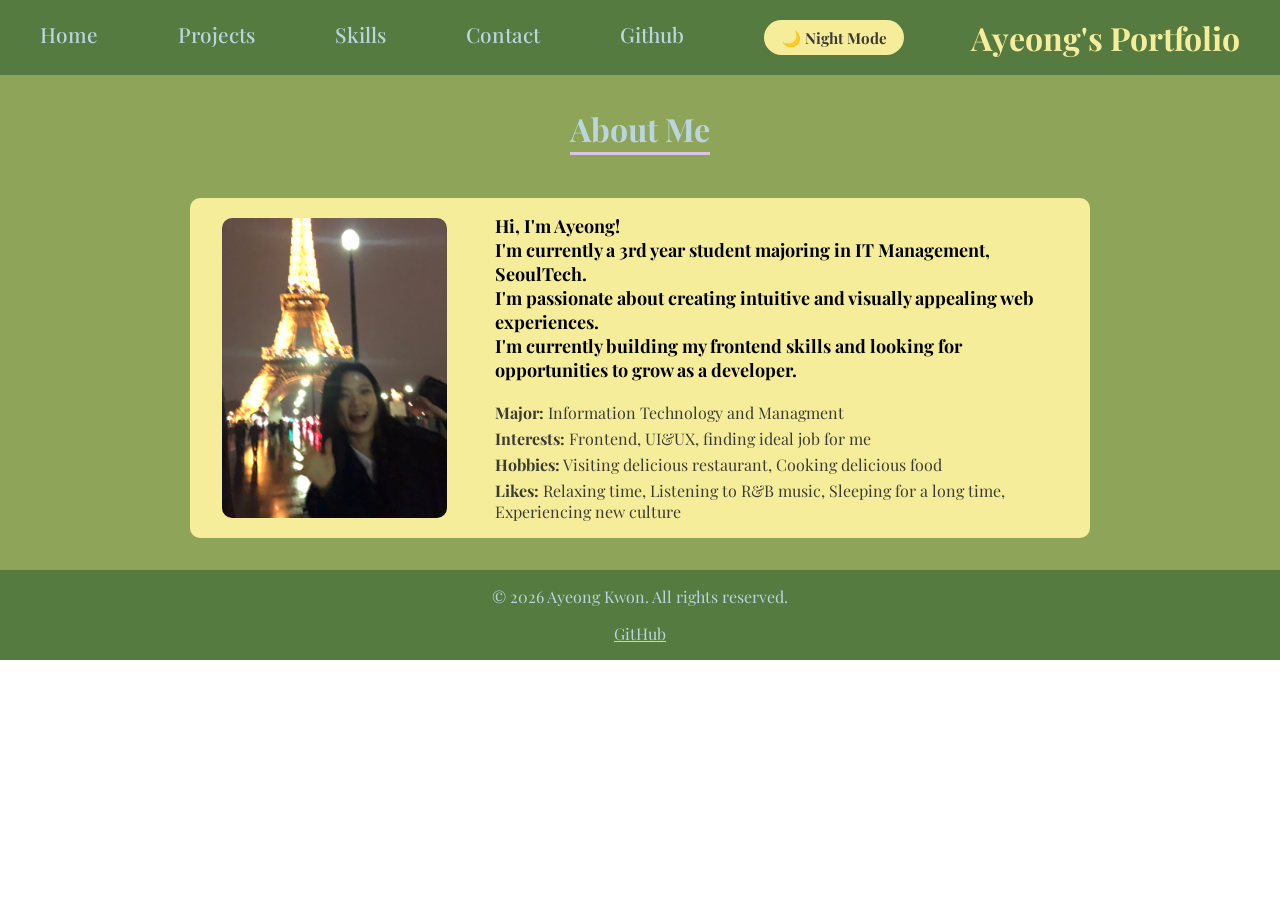
<file: index.html>
<!DOCTYPE html>
<html lang="en">

<head>
    <meta charset="UTF-8">
    <meta name="viewport" content="width=device-width, initial-scale=1.0">
    <title>Portfolio</title>
    <link rel="stylesheet" href="css/style.css">
    <script src="js/theme.js"></script>
</head>

<body>
    <header>
        <nav>
            <ul id="nav">
                <li><a href="index.html">Home</a></li>
                <li><a href="projects.html">Projects</a></li>
                <li><a href="skills.html">Skills</a></li>
                <li><a href="contact.html">Contact</a></li>
                <li><a href="github.html">Github</a></li>
                <li>
                    <button id="theme-toggle">🌙 Night Mode</button>
                </li>
            </ul>
            <div class="nav-logo">Ayeong's Portfolio</div>
        </nav>
    </header>
    <main>
        <section id="about">
            <h2>About Me</h2>

            <div class="about-content">
                <img src="images/profile.jpg" alt="Profile photo of Ayeong">
                <div class="about-text">
                    <p>Hi, I'm Ayeong!</p>
                    <p>I'm currently a 3rd year student majoring in IT Management, SeoulTech.</p>
                    <p>I'm passionate about creating intuitive and visually appealing web experiences.</p>
                    <p>I'm currently building my frontend skills and looking for opportunities to grow as a developer.
                    </p>

                    <ul class="about-list">
                        <li><span class="label">Major:</span> Information Technology and Managment</li>
                        <li><span class="label">Interests:</span> Frontend, UI&UX, finding ideal job for me</li>
                        <li><span class="label">Hobbies:</span> Visiting delicious restaurant, Cooking delicious food
                        </li>
                        <li><span class="label">Likes:</span> Relaxing time, Listening to R&B music, Sleeping for a long
                            time, Experiencing new culture
                        </li>
                    </ul>
                </div>
        </section>

    </main>
    <footer>
        <div class="footer-content">
            <p>&copy; 2026 Ayeong Kwon. All rights reserved.</p>
            <ul class="social-links">
                <li><a href="https://github.com/AyeongKwon" target="_blank">GitHub</a></li>
            </ul>
        </div>
    </footer>
</body>

</html>
</file>
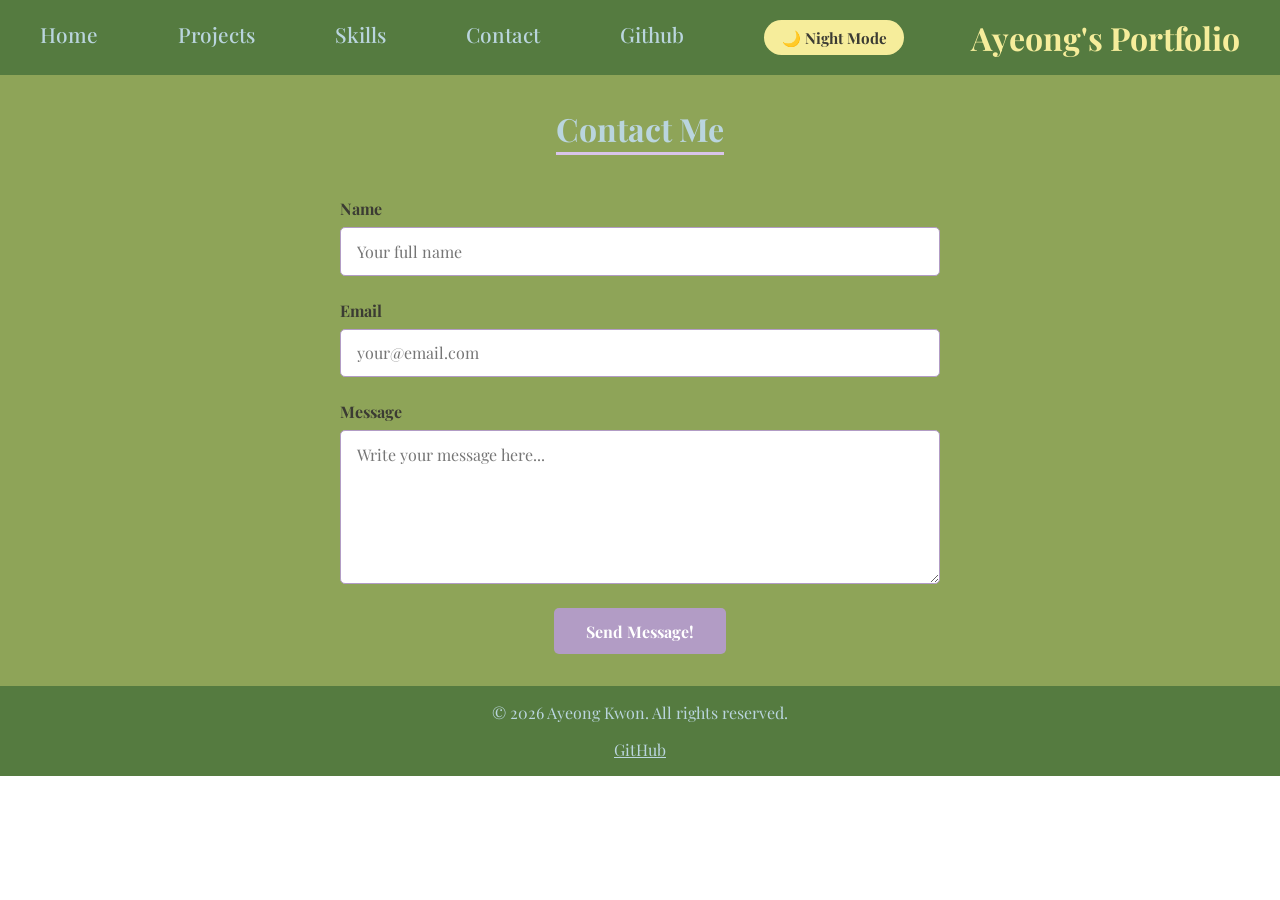
<file: contact.html>
<!DOCTYPE html>
<html lang="en">

<head>
    <meta charset="UTF-8">
    <meta name="viewport" content="width=device-width, initial-scale=1.0">
    <title>Contact | Portfolio</title>
    <link rel="stylesheet" href="css/style.css">
    <script src="js/theme.js"></script>
</head>

<body>

    <header>
        <nav>
            <ul id="nav">
                <li><a href="index.html">Home</a></li>
                <li><a href="projects.html">Projects</a></li>
                <li><a href="skills.html">Skills</a></li>
                <li><a href="contact.html">Contact</a></li>
                <li><a href="github.html">Github</a></li>
                <li>
                    <button id="theme-toggle">🌙 Night Mode</button>
                </li>
            </ul>
            <div class="nav-logo">Ayeong's Portfolio</div>
        </nav>
    </header>

    <main>
        <section id="contact">
            <h2>Contact Me</h2>

            <form class="contact-form">

                <div class="form-group">
                    <label for="name">Name</label>
                    <input type="text" id="name" name="name" placeholder="Your full name">
                </div>

                <div class="form-group">
                    <label for="email">Email</label>
                    <input type="email" id="email" name="email" placeholder="your@email.com">
                </div>

                <div class="form-group">
                    <label for="message">Message</label>
                    <textarea id="message" name="message" rows="6" placeholder="Write your message here..."></textarea>
                </div>

                <button type="submit" class="btn">Send Message!</button>

            </form>
        </section>
    </main>

    <footer>
        <div class="footer-content">
            <p>&copy; 2026 Ayeong Kwon. All rights reserved.</p>
            <ul class="social-links">
                <li><a href="https://github.com/AyeongKwon" target="_blank">GitHub</a></li>
            </ul>
        </div>
    </footer>

</body>

</html>
</file>
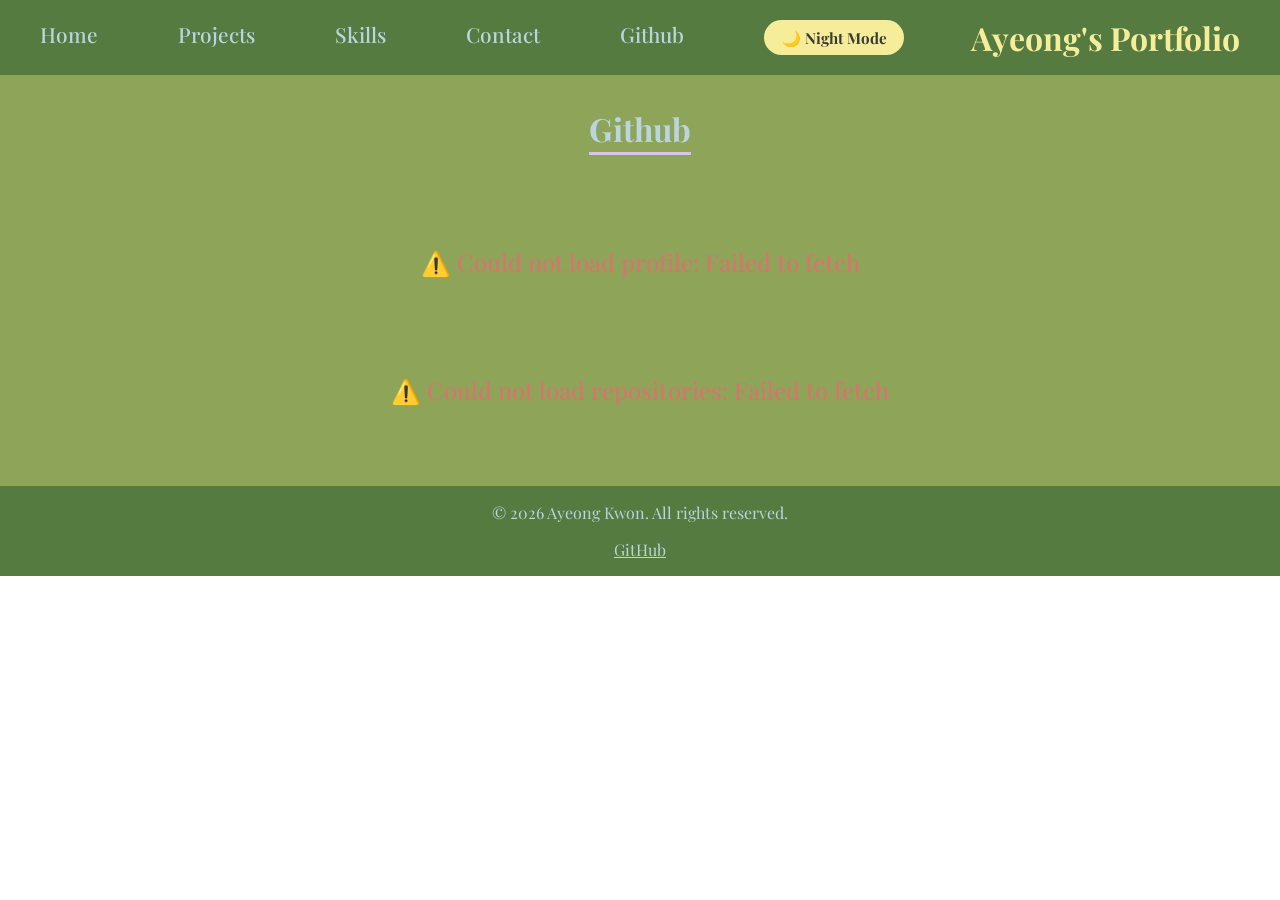
<file: github.html>
<!DOCTYPE html>
<html lang="en">

<head>
    <meta charset="UTF-8">
    <meta name="viewport" content="width=device-width, initial-scale=1.0">
    <title>Github | Portfolio</title>
    <link rel="stylesheet" href="css/style.css">
    <script src="js/github.js"></script>
    <script src="js/theme.js"></script>
</head>

<body>
    <header>
        <nav>
            <ul id="nav">
                <li><a href="index.html">Home</a></li>
                <li><a href="projects.html">Projects</a></li>
                <li><a href="skills.html">Skills</a></li>
                <li><a href="contact.html">Contact</a></li>
                <li><a href="github.html">Github</a></li>
                <li>
                    <button id="theme-toggle">🌙 Night Mode</button>
                </li>
            </ul>
            <div class="nav-logo">Ayeong's Portfolio</div>
        </nav>
    </header>

    <main>
        <section id="github">
            <h2>Github</h2>

            <div id="github-profile-container">
                <p class="github-loading">Loading Profile...</p>
            </div>

            <div id="github-repos-container">
                <p class="github-loading">Loading repositories...</p>
            </div>

        </section>
    </main>

    <footer>
        <div class="footer-content">
            <p>&copy; 2026 Ayeong Kwon. All rights reserved.</p>
            <ul class="social-links">
                <li><a href="https://github.com/AyeongKwon" target="_blank">GitHub</a></li>
            </ul>
        </div>
    </footer>

</body>

</html>
</file>
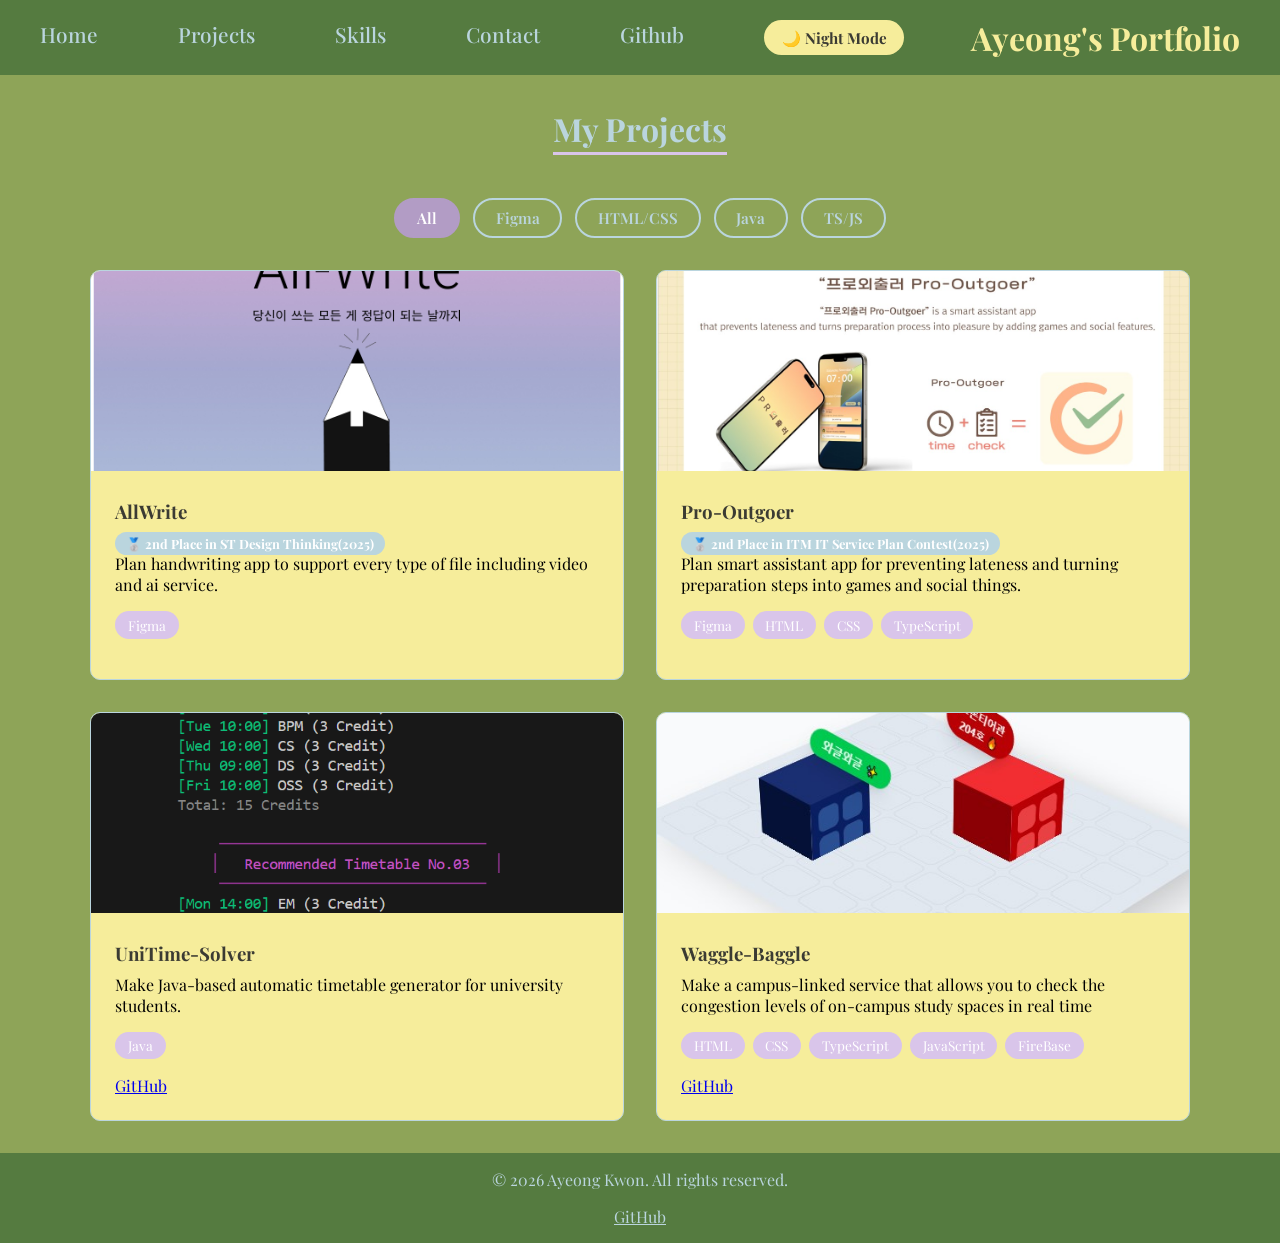
<file: projects.html>
<!DOCTYPE html>
<html lang="en">

<head>
    <meta charset="UTF-8">
    <meta name="viewport" content="width=device-width, initial-scale=1.0">
    <title>Projects | Portfolio</title>
    <link rel="stylesheet" href="css/style.css">
    <script src="js/theme.js"></script>
    <script src="js/filter.js"></script>
</head>

<body>
    <header>
        <nav>
            <ul id="nav">
                <li><a href="index.html">Home</a></li>
                <li><a href="projects.html">Projects</a></li>
                <li><a href="skills.html">Skills</a></li>
                <li><a href="contact.html">Contact</a></li>
                <li><a href="github.html">Github</a></li>
                <li>
                    <button id="theme-toggle">🌙 Night Mode</button>
                </li>
            </ul>
            <div class="nav-logo">Ayeong's Portfolio</div>
        </nav>
    </header>
    <main>
        <section id="projects">
            <h2>My Projects</h2>

            <div class="filter-bar">
                <button class="filter-btn active" data-filter="all">All</button>
                <button class="filter-btn" data-filter="figma">Figma</button>
                <button class="filter-btn" data-filter="html-css">HTML/CSS</button>
                <button class="filter-btn" data-filter="java">Java</button>
                <button class="filter-btn" data-filter="ts-js">TS/JS</button>
            </div>

            <div class="project-grid">
                <article class="project-card" data-category="figma">
                    <img src="images/project1.jpg" alt="Screenshot of Project 1">
                    <div class="card-content">
                        <h3>AllWrite</h3>
                        <span class="badge">🥈 2nd Place in ST Design Thinking(2025)</span>
                        <p>Plan handwriting app to support every type of file including video and ai service.</p>
                        <ul class="tech">
                            <li>Figma</li>
                        </ul>
                    </div>
                </article>
                <article class="project-card" data-category="figma html-css ts-js">
                    <img src="images/project2.jpg" alt="Screenshot of Project 2">
                    <div class="card-content">
                        <h3>Pro-Outgoer</h3>
                        <span class="badge">🥈 2nd Place in ITM IT Service Plan Contest(2025)</span>
                        <p>Plan smart assistant app for preventing lateness and turning preparation steps into games and
                            social things.</p>
                        <ul class="tech">
                            <li>Figma</li>
                            <li>HTML</li>
                            <li>CSS</li>
                            <li>TypeScript</li>
                        </ul>
                    </div>
                </article>
                <article class="project-card" data-category="java">
                    <img src="images/project3.png" alt="Screenshot of Project 3">
                    <div class="card-content">
                        <h3>UniTime-Solver</h3>
                        <p>Make Java-based automatic timetable generator for university students.</p>
                        <ul class="tech">
                            <li>Java</li>
                        </ul>
                        <a href="https://github.com/Kimhyewon0621/UniTime-Solver.git" target="_blank"
                            class="btn">GitHub</a>
                    </div>
                </article>
                <article class="project-card" data-category="html-css ts-js">
                    <img src="images/project4.jpg" alt="Screenshot of Project 4">
                    <div class="card-content">
                        <h3>Waggle-Baggle</h3>
                        <p>Make a campus-linked service that allows you to check the congestion levels of on-campus
                            study spaces in real time</p>
                        <ul class="tech">
                            <li>HTML</li>
                            <li>CSS</li>
                            <li>TypeScript</li>
                            <li>JavaScript</li>
                            <li>FireBase</li>
                        </ul>
                        <a href="https://github.com/ljseop1030/waggle-baggle.git" target="_blank" class="btn">GitHub</a>
                    </div>
                </article>

            </div>
        </section>
    </main>

    <footer>
        <div class="footer-content">
            <p>&copy; 2026 Ayeong Kwon. All rights reserved.</p>
            <ul class="social-links">
                <li><a href="https://github.com/AyeongKwon" target="_blank">GitHub</a></li>
            </ul>
        </div>
    </footer>

</body>
</file>
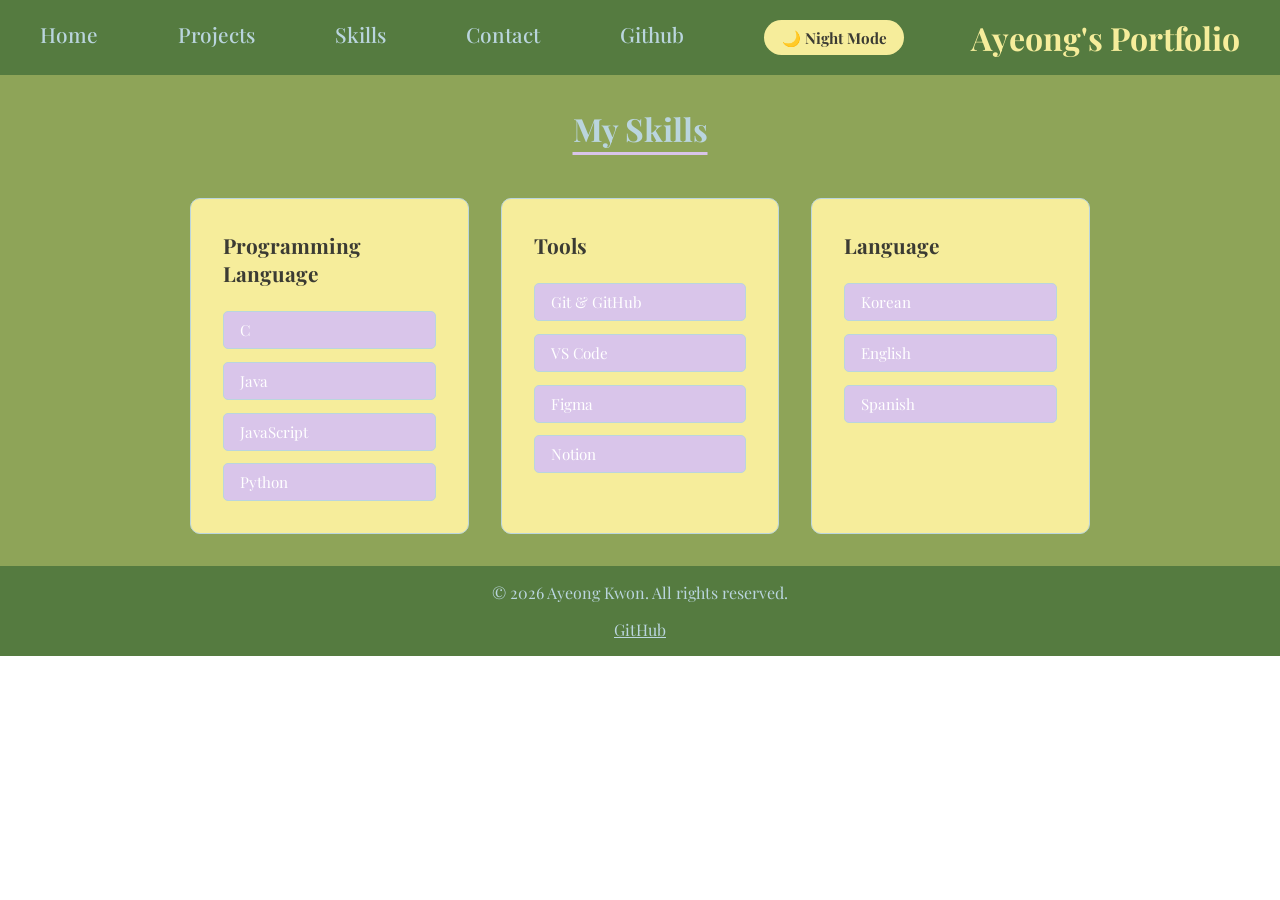
<file: skills.html>
<!DOCTYPE html>
<html lang="en">

<head>
    <meta charset="UTF-8">
    <meta name="viewport" content="width=device-width, initial-scale=1.0">
    <title>Skills | Portfolio</title>
    <link rel="stylesheet" href="css/style.css">
    <script src="js/theme.js"></script>
</head>

<body>

    <header>
        <nav>
            <ul id="nav">
                <li><a href="index.html">Home</a></li>
                <li><a href="projects.html">Projects</a></li>
                <li><a href="skills.html">Skills</a></li>
                <li><a href="contact.html">Contact</a></li>
                <li><a href="github.html">Github</a></li>
                <li>
                    <button id="theme-toggle">🌙 Night Mode</button>
                </li>
            </ul>
            <div class="nav-logo">Ayeong's Portfolio</div>
        </nav>
    </header>

    <main>
        <section id="skills">
            <h2>My Skills</h2>

            <div class="skills-grid">

                <article class="skill-category">
                    <h3>Programming Language</h3>
                    <ul class="skill-list">
                        <li>C</li>
                        <li>Java</li>
                        <li>JavaScript</li>
                        <li>Python</li>
                    </ul>
                </article>

                <article class="skill-category">
                    <h3>Tools</h3>
                    <ul class="skill-list">
                        <li>Git & GitHub</li>
                        <li>VS Code</li>
                        <li>Figma</li>
                        <li>Notion</li>
                    </ul>
                </article>

                <article class="skill-category">
                    <h3>Language</h3>
                    <ul class="skill-list">
                        <li>Korean</li>
                        <li>English</li>
                        <li>Spanish</li>
                    </ul>
                </article>

            </div>
        </section>
    </main>

    <footer>
        <div class="footer-content">
            <p>&copy; 2026 Ayeong Kwon. All rights reserved.</p>
            <ul class="social-links">
                <li><a href="https://github.com/AyeongKwon" target="_blank">GitHub</a></li>
            </ul>
        </div>
    </footer>

</body>

</html>
</file>
<file: css/style.css>
@import url('https://fonts.googleapis.com/css2?family=Playfair+Display:ital,wght@0,400..900;1,400..900&display=swap');

:root {
    --bg-nav: #557B40;
    --bg-main: #8ea458;
    --bg-card: #f6ed9b;
    --bg-tech: #D9C5EA;
    --bg-btn: #b29cc5;
    --bg-btn-hover: #93b5c1;
    --bg-footer: #557B40;

    --text-logo: #f6ed9b;
    --text-nav-link: #BAD5DE;
    --text-nav-hover: #D9C5EA;
    --text-heading: #BAD5DE;
    --text-card: #3B3B33;
    --text-footer: #BAD5DE;

    --border-card: #BAD5DE;
    --border-input: #b29cc5;
}

body.theme-night {
    --bg-nav: #0a1628;
    ;
    --bg-main: #0d1b3e;
    --bg-card: #1a2f5e;
    --bg-tech: #2d4a8a;
    --bg-btn: #6e40c9;
    --bg-btn-hover: #f0c040;
    --bg-footer: #0a1628;

    --text-logo: #f0c040;
    --text-nav-link: #a8d8ea;
    --text-nav-hover: #f0c040;
    --text-heading: #a8d8ea;
    --text-card: #e6edf3;
    --text-footer: #a8d8ea;

    --border-card: #30363d;
    --border-input: #2d4a8a;
}

* {
    margin: 0;
    padding: 0;
    box-sizing: border-box;
    font-family: "Playfair Display", serif;
}

/*navigation bar*/
nav {
    display: flex;
    justify-content: space-between;
    align-items: center;
    padding: 1rem 2.5rem;
    background-color: var(--bg-nav);
}

.nav-logo {
    color: var(--text-logo);
    font-size: 2rem;
    font-weight: bold;
    letter-spacing: normal;
}


nav ul {
    list-style: none;
    display: flex;
    gap: 5rem;
    margin: 0;
    padding: 0;

}

nav a {
    color: var(--text-nav-link);
    text-decoration: none;
    font-size: 1.3rem;
    font-weight: 500;
    letter-spacing: normal;
}

nav a:hover {
    color: var(--text-nav-hover);
}

#theme-toggle {
    background-color: var(--bg-card);
    color: var(--text-card);
    border: none;
    border-radius: 50px;
    padding: 0.45rem 1.1rem;
    font-size: 0.95rem;
    font-family: "Playfair Display", serif;
    font-weight: bold;
    cursor: pointer;
}

#theme-toggle:hover {
    opacity: 0.85;
}

/*title of the page*/
h2 {
    text-align: center;
    font-size: 2rem;
    margin-bottom: 3rem;
    color: var(--text-heading);
    text-decoration: underline;
    text-underline-offset: 10px;
    text-decoration-color: var(--text-nav-hover);
}

/* background-color: #a5bc70;*/
/*main of each page*/
#about,
#contact,
#skills,
#projects,
#github {
    padding: 2rem 2rem;
    background-color: var(--bg-main);
}

/*home-about*/
.about-content {
    display: flex;
    background-color: var(--bg-card);
    border-radius: 10px;
    gap: 3rem;
    padding: 1rem 2rem 1rem 2rem;
    align-items: center;
    justify-content: space-between;
    max-width: 900px;
    margin: 0 auto;
}

.about-content img {
    width: 300px;
    height: 300px;
    object-fit: cover;
    border-radius: 10px;
}

.about-text p {
    margin-bottom: 0px;
    font-weight: bolder;
    font-size: large;
}

.about-list {
    display: flex;
    flex-direction: column;
    gap: 5px;
    list-style: none;
    color: var(--text-card);
    margin-top: 20px;
}

.label {
    font-weight: bold;
    letter-spacing: normal;
}


/*contact*/
.contact-form {
    max-width: 600px;
    margin: 0 auto;
    display: flex;
    flex-direction: column;
    gap: 1.5rem;
}

.form-group {
    display: flex;
    flex-direction: column;
    gap: 0.5rem;
}

.form-group>label {
    font-weight: bold;
    color: var(--text-card);
}

input,
textarea {
    padding: 0.8rem 1rem;
    border: 1px solid var(--border-input);
    border-radius: 5px;
    font-size: 1rem;
    width: 100%;
}

input:focus,
textarea:focus {
    outline: none;
    border-color: var(--border-card);
    border-width: 2px;
}

textarea {
    resize: vertical;
}

button.btn {
    padding: 0.8rem 2rem;
    background-color: var(--bg-btn);
    color: white;
    border: none;
    border-radius: 5px;
    font-size: 1rem;
    font-weight: bold;
    cursor: pointer;
    align-self: center;
}

button.btn:hover {
    font-family: "Playfair Display", serif;
    background-color: var(--bg-btn-hover);
}

/*skills*/
.skills-grid {
    display: grid;
    grid-template-columns: repeat(3, 1fr);
    gap: 2rem;
    max-width: 900px;
    margin: 0 auto;
}

.skill-category {
    background-color: var(--bg-card);
    border-radius: 10px;
    padding: 2rem;
    border: 1px solid var(--border-card);
}

.skill-category h3 {
    font-size: 1.3rem;
    margin-bottom: 1.5rem;
    color: var(--text-card);
}

.skill-list {
    list-style: none;
    padding: 0;
    display: flex;
    flex-direction: column;
    gap: 0.8rem;
}

.skill-list li {
    background-color: var(--bg-tech);
    color: #fff;
    border: 0.5px solid var(--border-card);
    padding: 0.5rem 1rem;
    border-radius: 5px;
    font-size: 0.95rem;
}

/*projects*/
.project-grid {
    display: grid;
    grid-template-columns: repeat(2, 1fr);
    gap: 2rem;
    max-width: 1100px;
    margin: 0 auto;
}

.project-card {
    border: 1px solid var(--border-card);
    border-radius: 10px;
    background-color: var(--bg-card);
    overflow: hidden;
}

.project-card img {
    width: 100%;
    height: 200px;
    object-fit: cover;
}

.card-content {
    padding: 1.5rem;
}

.card-content h3 {
    margin-bottom: 0.5rem;
    letter-spacing: normal;
    color: var(--text-card);
}

.tech {
    list-style: none;
    padding: 0;
    display: flex;
    flex-wrap: wrap;
    gap: 0.5rem;
    margin: 1rem 0;
}

.tech li {
    background-color: var(--bg-tech);
    color: #fff;
    padding: 0.3rem 0.8rem;
    border-radius: 20px;
    font-size: 0.85rem;
}

.project-title {
    display: flex;
    align-items: center;
    gap: 0.7rem;
    margin-bottom: 0.5rem;
}

.badge {
    background-color: var(--text-heading);
    color: white;
    padding: 0.2rem 0.7rem;
    border-radius: 20px;
    font-size: 0.8rem;
    font-weight: bold;
    white-space: nowrap;
}

/* project filter */
.filter-bar {
    display: flex;
    justify-content: center;
    gap: 0.8rem;
    flex-wrap: wrap;
    margin-bottom: 2rem;
}

.filter-btn {
    padding: 0.5rem 1.3rem;
    border: 2px solid var(--border-card);
    border-radius: 50px;
    background: transparent;
    color: var(--text-heading);
    font-family: "Playfair Display", serif;
    font-size: 0.95rem;
    font-weight: 600;
    cursor: pointer;
}

.filter-btn:hover,
.filter-btn.active {
    background-color: var(--bg-btn);
    color: white;
    border-color: var(--bg-btn);
}

/*github*/
.github-profile {
    display: flex;
    align-items: center;
    gap: 2.5rem;
    background-color: var(--bg-card);
    border-radius: 10px;
    padding: 2rem 2.5rem;
    max-width: 750px;
    margin: 0 auto 3rem auto;
    border: 1px solid var(--border-card);
}

.github-profile img {
    width: 130px;
    height: 130px;
    border-radius: 50%;
    border: 3px solid var(--border-card);
    object-fit: cover;
}

.github-profile-info h3 {
    font-size: 1.8rem;
    color: var(--text-card);
    margin-bottom: 0.4rem;
}

.github-profile-info .bio {
    font-size: 1rem;
    color: var(--text-card);
    margin-bottom: 1rem;
}

.github-stats {
    display: flex;
    gap: 1.5rem;
    flex-wrap: wrap;
}

.stat-item {
    text-align: center;
    background-color: var(--bg-main);
    padding: 0.5rem 1.2rem;
    border-radius: 8px;
}

.stat-number {
    display: block;
    font-size: 1.4rem;
    font-weight: bold;
    color: var(--text-logo);
}

.stat-label {
    font-size: 0.78rem;
    color: var(--text-logo);
}

.repo-grid {
    display: grid;
    grid-template-columns: repeat(auto-fill, minmax(300px, 1fr));
    gap: 1.5rem;
    max-width: 1100px;
    margin: 0 auto;
}

.repo-card {
    background-color: var(--bg-card);
    border: 1px solid var(--border-card);
    border-radius: 10px;
    padding: 1.5rem;
    display: flex;
    flex-direction: column;
    gap: 0.6rem;
    transition: transform 0.3s ease;
}

.repo-card:hover {
    transform: translateY(-3px);
}

.repo-card h4 {
    font-size: 1.1rem;
    margin: 0;
}

.repo-card h4 a {
    color: var(--text-heading);
    text-decoration: none;
}

.repo-card h4 a:hover {
    text-decoration: underline;
}

.repo-card p {
    font-size: 0.9rem;
    color: var(--text-card);
}

.repo-meta {
    display: flex;
    gap: 1rem;
    flex-wrap: wrap;
    font-size: 0.82rem;
    color: var(--text-card);
    margin-top: 0.3rem;
}

.github-loading {
    text-align: center;
    color: var(--text-logo);
    font-size: 1.5rem;
    padding: 3rem;
}

.github-error {
    text-align: center;
    color: #e07070;
    font-size: 1.5rem;
    padding: 3rem;
}

/*footer*/
.footer-content {
    display: flex;
    background-color: var(--bg-footer);
    flex-direction: column;
    justify-content: center;
    text-align: center;
}

.footer-content p,
.footer-content a {
    margin-top: 1rem;
    margin-bottom: 1rem;
    color: var(--text-footer);
}

.footer-content a:hover {
    color: var(--text-nav-hover);
}

.social-links {
    list-style: none;
    display: flex;
    justify-content: center;
    margin-bottom: 1rem;
}

/*태블릿 (481px ~ 768px)*/
@media (min-width: 481px) and (max-width: 768px) {
    nav {
        flex-direction: column;
        gap: 1rem;
        padding: 1rem;
    }

    nav ul {
        gap: 1.5rem;
        flex-wrap: wrap;
        justify-content: center;
    }

    nav a {
        font-size: 1rem;
    }

    .skills-grid {
        grid-template-columns: repeat(2, 1fr);
    }

    .project-grid {
        grid-template-columns: 1fr;
    }

    .about-content img {
        width: 200px;
        height: 200px;
    }

    .github-profile {
        flex-direction: column;
        text-align: center;
    }

    .github-stats {
        justify-content: center;
    }

    .repo-grid {
        grid-template-columns: repeat(2, 1fr);
    }
}

/*스마트폰 (0 ~ 480px)*/
@media (max-width: 480px) {

    nav {
        flex-direction: column;
        gap: 1rem;
        padding: 1rem;
    }

    nav ul {
        gap: 1.5rem;
        flex-wrap: wrap;
        justify-content: center;
    }

    .about-content {
        flex-direction: column;
        text-align: center;
    }

    .about-content img {
        width: 150px;
        height: 150px;
    }

    .skills-grid {
        grid-template-columns: 1fr;
    }

    .project-grid {
        grid-template-columns: 1fr;
    }

    h2 {
        font-size: 1.5rem;
    }

    button.btn {
        width: 100%;
    }

    .footer-content {
        padding: 1rem;
    }

    .github-profile {
        flex-direction: column;
        text-align: center;
    }

    .github-stats {
        justify-content: center;
    }

    .repo-grid {
        grid-template-columns: 1fr;
    }
}
</file>
